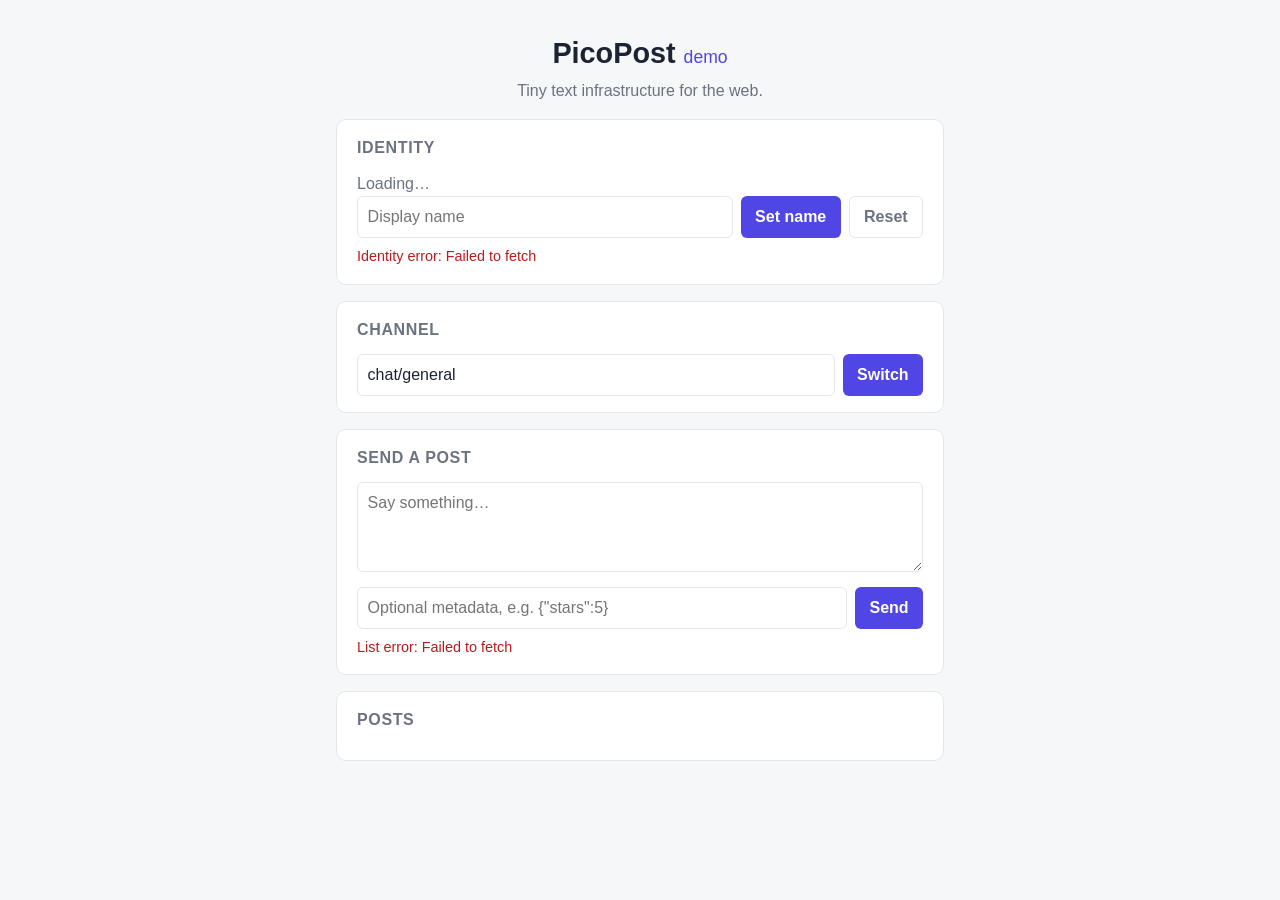
<file: web/demo/index.html>
<!DOCTYPE html>
<html lang="en">
<head>
  <meta charset="utf-8">
  <meta name="viewport" content="width=device-width, initial-scale=1">
  <title>PicoPost demo</title>
  <link rel="stylesheet" href="style.css">
</head>
<body>
  <header>
    <h1>PicoPost <span>demo</span></h1>
    <p class="tagline">Tiny text infrastructure for the web.</p>
  </header>

  <main>
    <section class="card" id="identity-card">
      <h2>Identity</h2>
      <div id="identity-status" class="muted">Loading…</div>
      <form id="name-form" class="row">
        <input id="name-input" type="text" maxlength="32" placeholder="Display name" autocomplete="off">
        <button type="submit">Set name</button>
        <button type="button" id="reset-identity" class="secondary">Reset</button>
      </form>
      <div id="identity-error" class="error" hidden></div>
    </section>

    <section class="card">
      <h2>Channel</h2>
      <form id="channel-form" class="row">
        <input id="channel-input" type="text" value="chat/general" autocomplete="off">
        <button type="submit">Switch</button>
      </form>
    </section>

    <section class="card">
      <h2>Send a post</h2>
      <form id="post-form">
        <textarea id="post-text" rows="3" maxlength="768" placeholder="Say something…"></textarea>
        <div class="row">
          <input id="meta-input" type="text" placeholder='Optional metadata, e.g. {"stars":5}' autocomplete="off">
          <button type="submit">Send</button>
        </div>
      </form>
      <div id="post-error" class="error" hidden></div>
    </section>

    <section class="card">
      <h2>Posts <span id="stream-badge" class="badge" hidden>live</span></h2>
      <ul id="post-list" class="posts"></ul>
    </section>
  </main>

  <script src="../picopost.js"></script>
  <script src="app.js"></script>
</body>
</html>
</file>
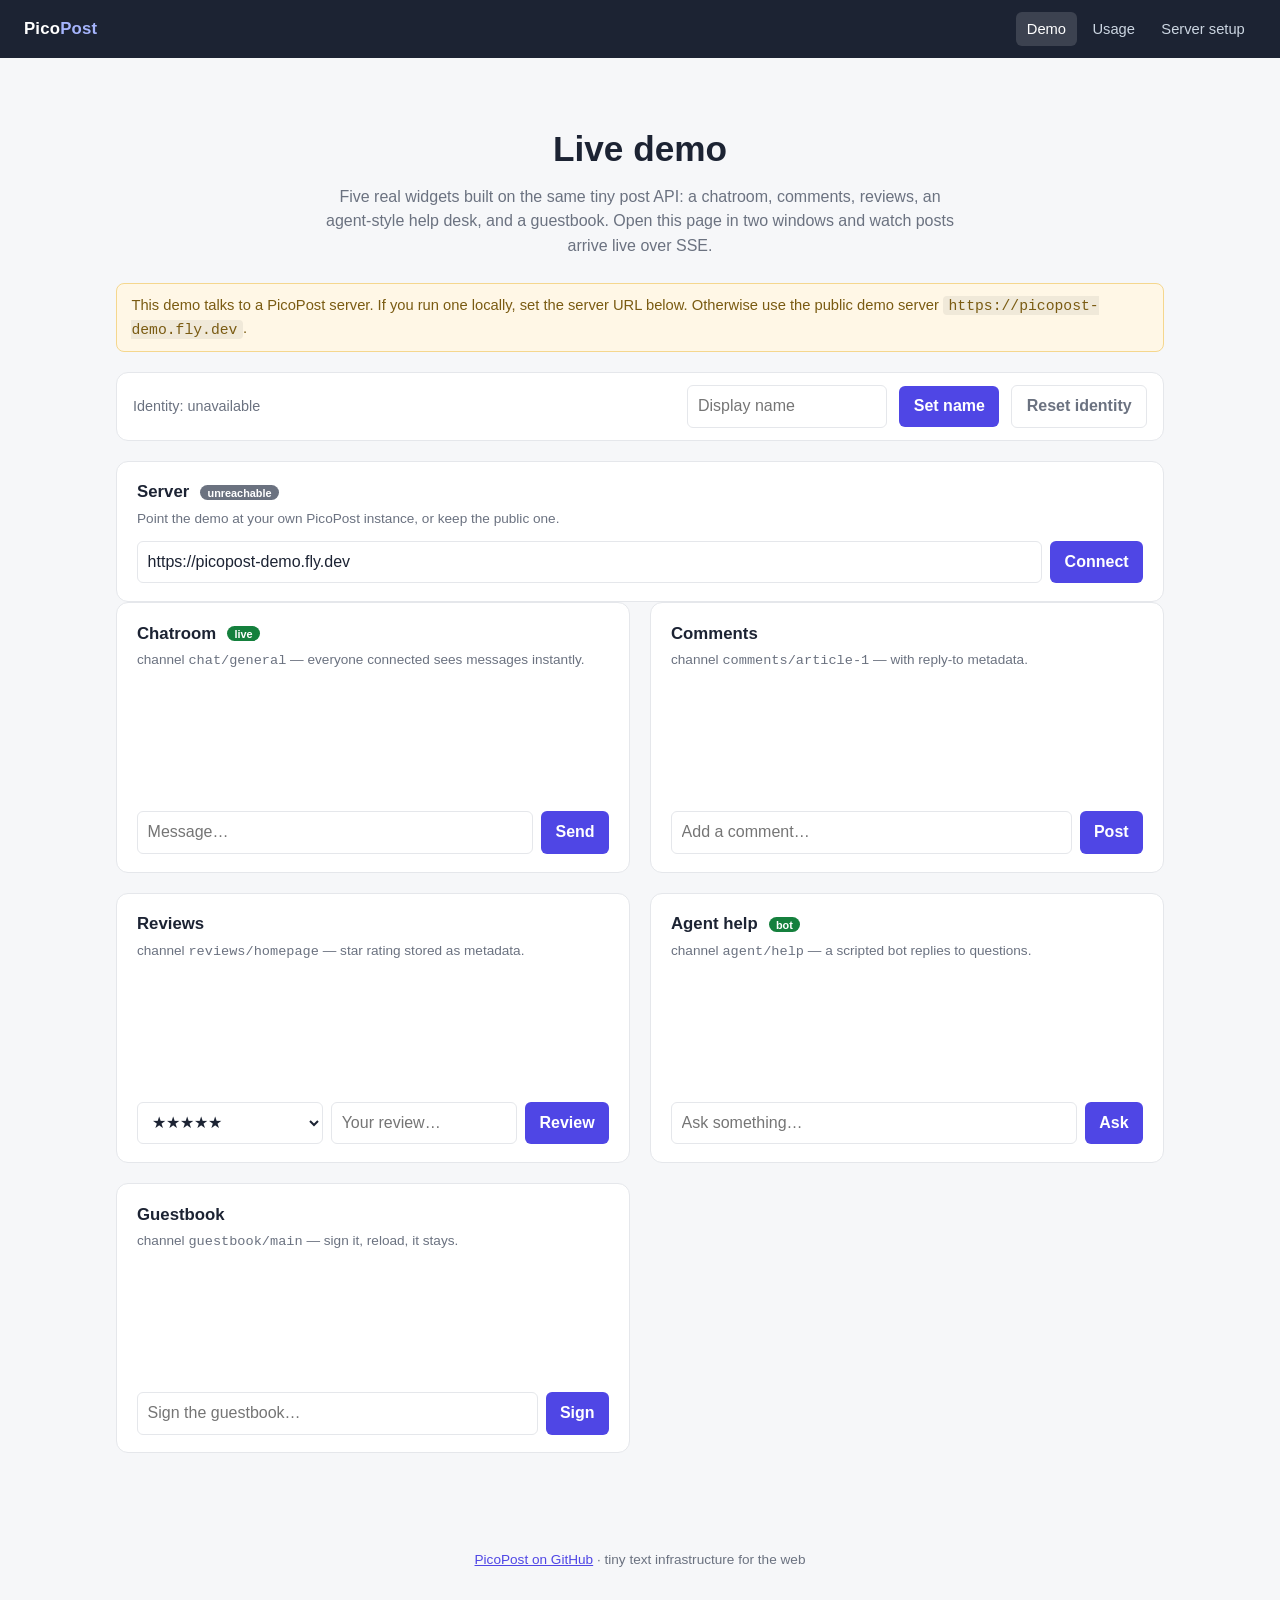
<file: web/site/index.html>
<!DOCTYPE html>
<html lang="en">
<head>
  <meta charset="utf-8">
  <meta name="viewport" content="width=device-width, initial-scale=1">
  <title>PicoPost — Live demo</title>
  <link rel="stylesheet" href="style.css">
</head>
<body>
  <div class="topbar">
    <a class="brand" href="index.html">Pico<span>Post</span></a>
    <nav>
      <a href="index.html" class="active">Demo</a>
      <a href="usage.html">Usage</a>
      <a href="setup.html">Server setup</a>
    </nav>
  </div>

  <main>
    <div class="hero">
      <h1>Live demo</h1>
      <p>Five real widgets built on the same tiny post API: a chatroom, comments, reviews, an agent-style help desk, and a guestbook. Open this page in two windows and watch posts arrive live over SSE.</p>
    </div>

    <div class="banner" id="config-banner">
      This demo talks to a PicoPost server. If you run one locally, set the
      server URL below. Otherwise use the public demo server
      <code>https://picopost-demo.fly.dev</code>.
    </div>

    <div class="identity-bar">
      <span class="who" id="who">Identity: <strong>loading…</strong></span>
      <input id="name-input" type="text" maxlength="32" placeholder="Display name" autocomplete="off">
      <button id="set-name">Set name</button>
      <button id="reset-identity" class="secondary">Reset identity</button>
    </div>

    <div class="card wide">
      <h2>Server <span class="badge" id="conn-badge">connecting</span></h2>
      <p class="sub">Point the demo at your own PicoPost instance, or keep the public one.</p>
      <div class="row">
        <input id="server-input" type="text" value="https://picopost-demo.fly.dev" autocomplete="off" spellcheck="false">
        <button id="server-apply">Connect</button>
      </div>
      <div id="server-error" class="error" hidden></div>
    </div>

    <div class="grid">
      <section class="card">
        <h2>Chatroom <span class="badge">live</span></h2>
        <p class="sub">channel <code>chat/general</code> — everyone connected sees messages instantly.</p>
        <ul class="posts" id="chat-posts"></ul>
        <form class="row" id="chat-form">
          <input type="text" maxlength="768" placeholder="Message…" autocomplete="off">
          <button type="submit">Send</button>
        </form>
        <div class="error" hidden></div>
      </section>

      <section class="card">
        <h2>Comments</h2>
        <p class="sub">channel <code>comments/article-1</code> — with reply-to metadata.</p>
        <ul class="posts" id="comments-posts"></ul>
        <form class="row" id="comments-form">
          <input type="text" maxlength="768" placeholder="Add a comment…" autocomplete="off">
          <button type="submit">Post</button>
        </form>
        <div class="error" hidden></div>
      </section>

      <section class="card">
        <h2>Reviews</h2>
        <p class="sub">channel <code>reviews/homepage</code> — star rating stored as metadata.</p>
        <ul class="posts" id="reviews-posts"></ul>
        <form id="reviews-form">
          <div class="row">
            <select id="reviews-stars" aria-label="Star rating">
              <option value="5">★★★★★</option>
              <option value="4">★★★★</option>
              <option value="3">★★★</option>
              <option value="2">★★</option>
              <option value="1">★</option>
            </select>
            <input type="text" maxlength="768" placeholder="Your review…" autocomplete="off">
            <button type="submit">Review</button>
          </div>
        </form>
        <div class="error" hidden></div>
      </section>

      <section class="card">
        <h2>Agent help <span class="badge">bot</span></h2>
        <p class="sub">channel <code>agent/help</code> — a scripted bot replies to questions.</p>
        <ul class="posts" id="agent-posts"></ul>
        <form class="row" id="agent-form">
          <input type="text" maxlength="768" placeholder="Ask something…" autocomplete="off">
          <button type="submit">Ask</button>
        </form>
        <div class="error" hidden></div>
      </section>

      <section class="card">
        <h2>Guestbook</h2>
        <p class="sub">channel <code>guestbook/main</code> — sign it, reload, it stays.</p>
        <ul class="posts" id="guestbook-posts"></ul>
        <form class="row" id="guestbook-form">
          <input type="text" maxlength="768" placeholder="Sign the guestbook…" autocomplete="off">
          <button type="submit">Sign</button>
        </form>
        <div class="error" hidden></div>
      </section>
    </div>
  </main>

  <footer>
    <a href="https://github.com/matthewsawatzky/PicoPost">PicoPost on GitHub</a> · tiny text infrastructure for the web
  </footer>

  <script src="../picopost.js"></script>
  <script src="demo.js"></script>
</body>
</html>
</file>
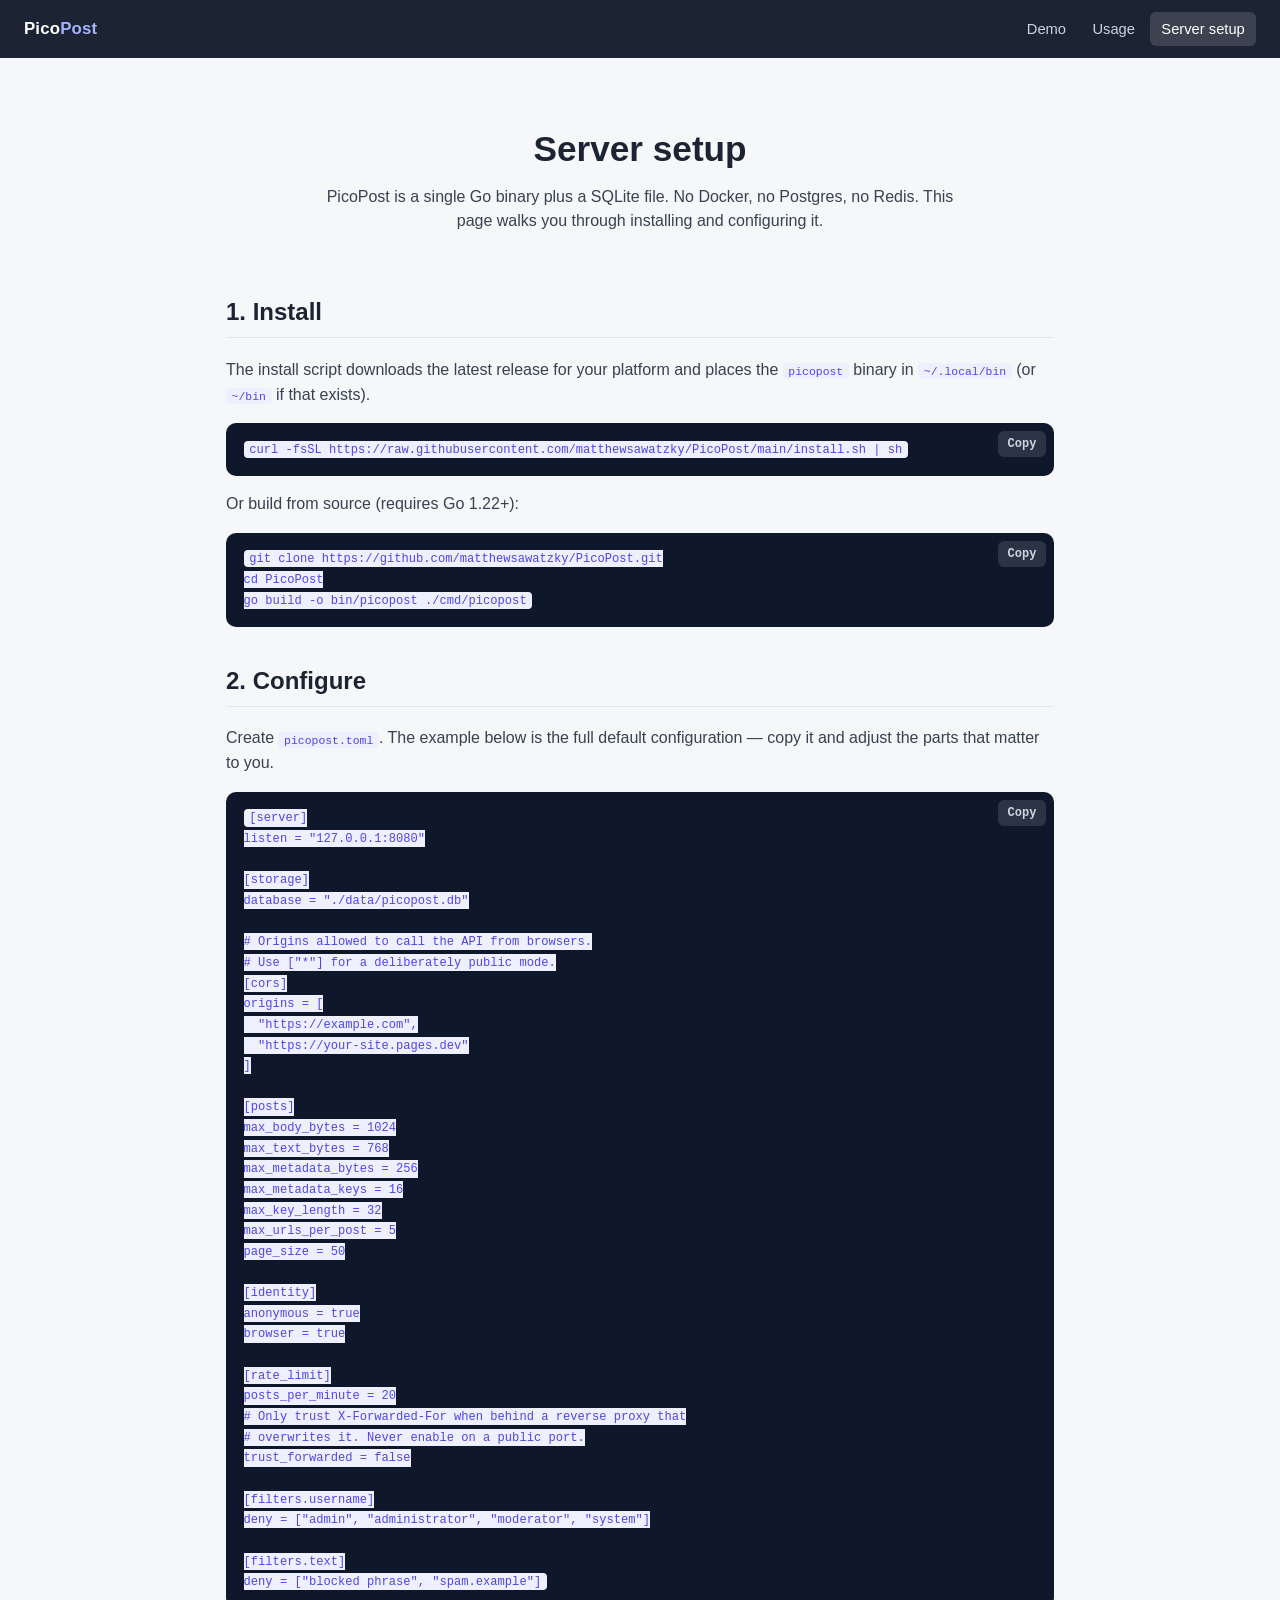
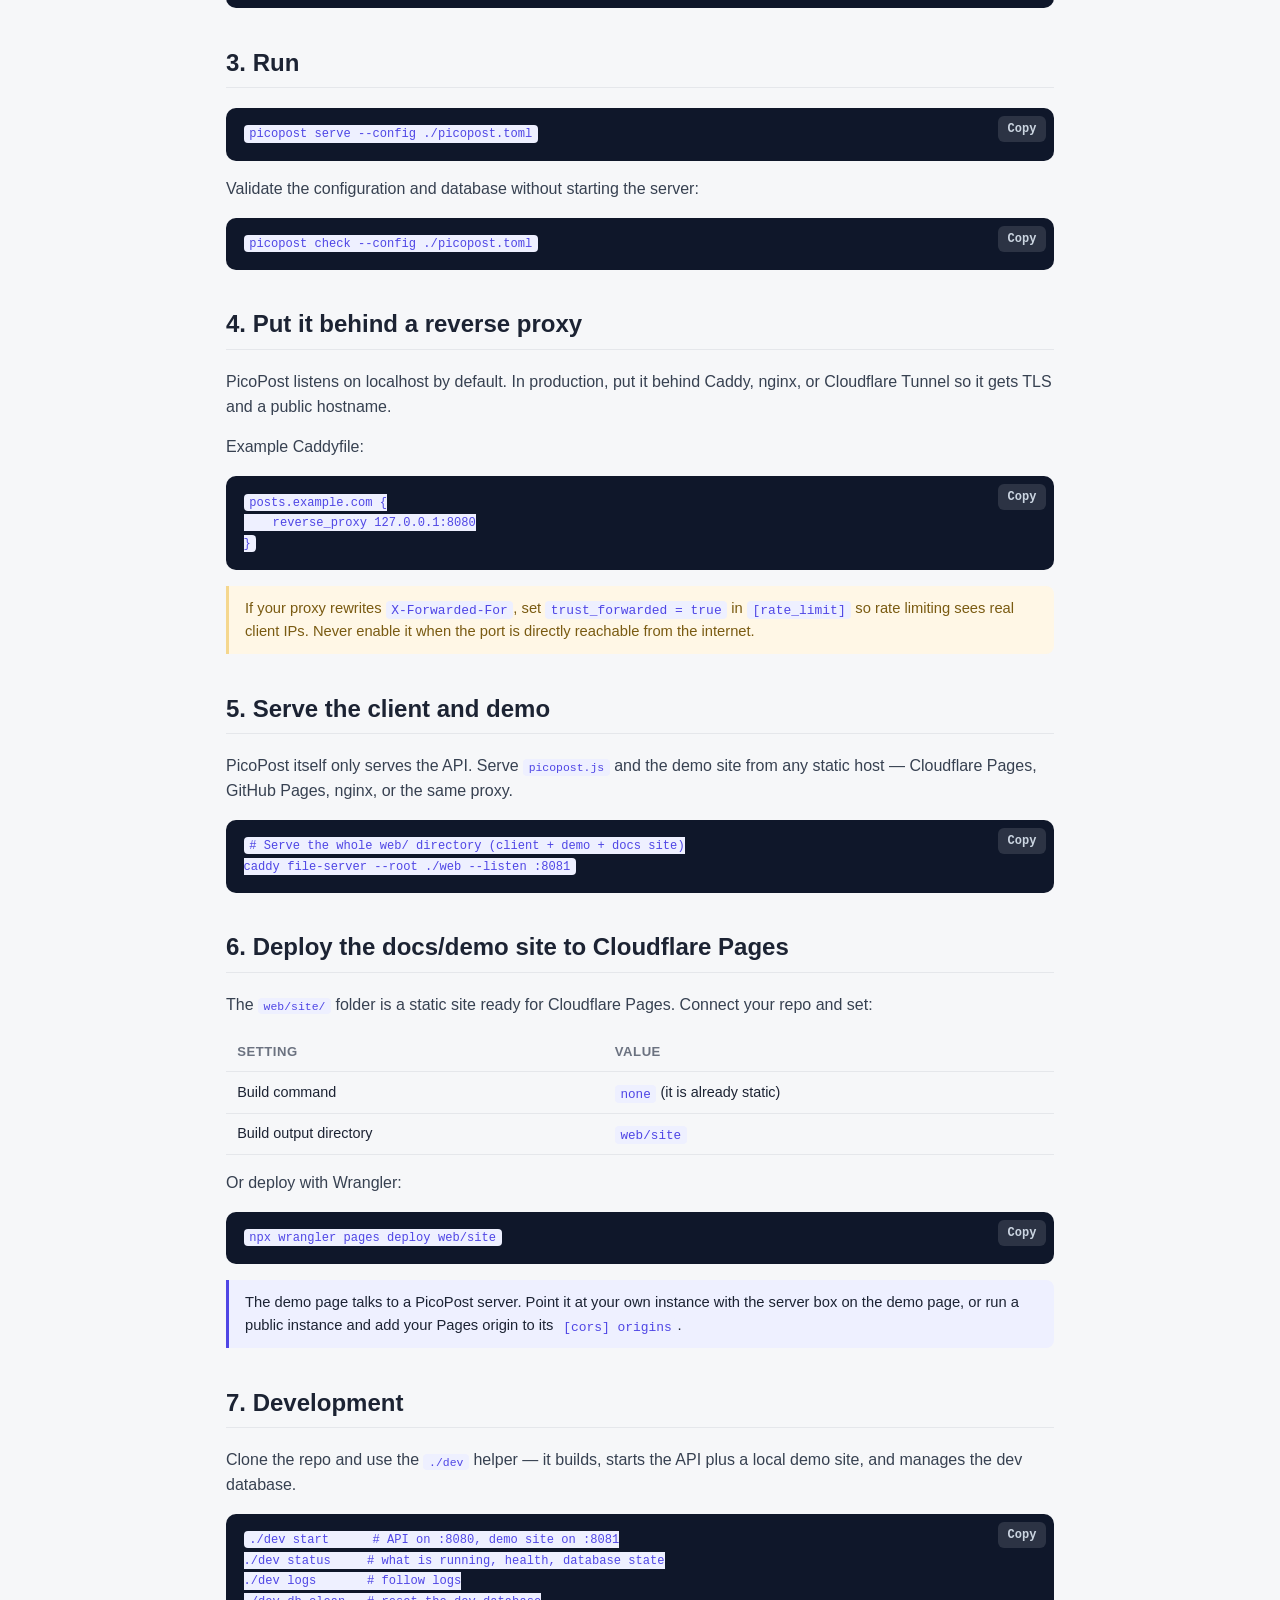
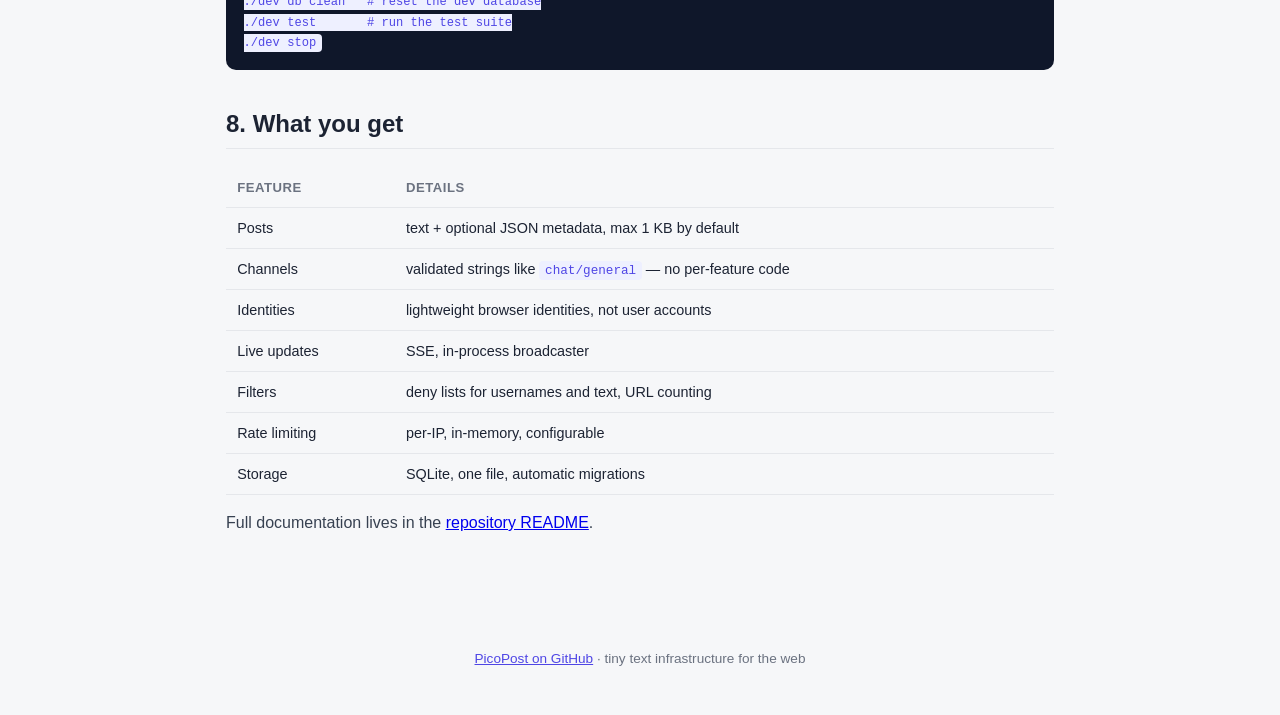
<file: web/site/setup.html>
<!DOCTYPE html>
<html lang="en">
<head>
  <meta charset="utf-8">
  <meta name="viewport" content="width=device-width, initial-scale=1">
  <title>PicoPost — Server setup</title>
  <link rel="stylesheet" href="style.css">
</head>
<body>
  <div class="topbar">
    <a class="brand" href="index.html">Pico<span>Post</span></a>
    <nav>
      <a href="index.html">Demo</a>
      <a href="usage.html">Usage</a>
      <a href="setup.html" class="active">Server setup</a>
    </nav>
  </div>

  <main class="docs">
    <div class="hero">
      <h1>Server setup</h1>
      <p>PicoPost is a single Go binary plus a SQLite file. No Docker, no Postgres, no Redis. This page walks you through installing and configuring it.</p>
    </div>

    <h2>1. Install</h2>
    <p>The install script downloads the latest release for your platform and places the <code>picopost</code> binary in <code>~/.local/bin</code> (or <code>~/bin</code> if that exists).</p>
    <pre><button class="copy-btn" data-copy="snippet-install">Copy</button><code id="snippet-install">curl -fsSL https://raw.githubusercontent.com/matthewsawatzky/PicoPost/main/install.sh | sh</code></pre>
    <p>Or build from source (requires Go 1.22+):</p>
    <pre><button class="copy-btn" data-copy="snippet-build">Copy</button><code id="snippet-build">git clone https://github.com/matthewsawatzky/PicoPost.git
cd PicoPost
go build -o bin/picopost ./cmd/picopost</code></pre>

    <h2>2. Configure</h2>
    <p>Create <code>picopost.toml</code>. The example below is the full default configuration — copy it and adjust the parts that matter to you.</p>
    <pre><button class="copy-btn" data-copy="snippet-config">Copy</button><code id="snippet-config">[server]
listen = "127.0.0.1:8080"

[storage]
database = "./data/picopost.db"

# Origins allowed to call the API from browsers.
# Use ["*"] for a deliberately public mode.
[cors]
origins = [
  "https://example.com",
  "https://your-site.pages.dev"
]

[posts]
max_body_bytes = 1024
max_text_bytes = 768
max_metadata_bytes = 256
max_metadata_keys = 16
max_key_length = 32
max_urls_per_post = 5
page_size = 50

[identity]
anonymous = true
browser = true

[rate_limit]
posts_per_minute = 20
# Only trust X-Forwarded-For when behind a reverse proxy that
# overwrites it. Never enable on a public port.
trust_forwarded = false

[filters.username]
deny = ["admin", "administrator", "moderator", "system"]

[filters.text]
deny = ["blocked phrase", "spam.example"]</code></pre>

    <h2>3. Run</h2>
    <pre><button class="copy-btn" data-copy="snippet-run">Copy</button><code id="snippet-run">picopost serve --config ./picopost.toml</code></pre>
    <p>Validate the configuration and database without starting the server:</p>
    <pre><button class="copy-btn" data-copy="snippet-check">Copy</button><code id="snippet-check">picopost check --config ./picopost.toml</code></pre>

    <h2>4. Put it behind a reverse proxy</h2>
    <p>PicoPost listens on localhost by default. In production, put it behind Caddy, nginx, or Cloudflare Tunnel so it gets TLS and a public hostname.</p>
    <p>Example Caddyfile:</p>
    <pre><button class="copy-btn" data-copy="snippet-caddy">Copy</button><code id="snippet-caddy">posts.example.com {
    reverse_proxy 127.0.0.1:8080
}</code></pre>
    <div class="callout warn">
      If your proxy rewrites <code>X-Forwarded-For</code>, set
      <code>trust_forwarded = true</code> in <code>[rate_limit]</code> so
      rate limiting sees real client IPs. Never enable it when the port is
      directly reachable from the internet.
    </div>

    <h2>5. Serve the client and demo</h2>
    <p>PicoPost itself only serves the API. Serve <code>picopost.js</code> and the demo site from any static host — Cloudflare Pages, GitHub Pages, nginx, or the same proxy.</p>
    <pre><button class="copy-btn" data-copy="snippet-serve">Copy</button><code id="snippet-serve"># Serve the whole web/ directory (client + demo + docs site)
caddy file-server --root ./web --listen :8081</code></pre>

    <h2>6. Deploy the docs/demo site to Cloudflare Pages</h2>
    <p>The <code>web/site/</code> folder is a static site ready for Cloudflare Pages. Connect your repo and set:</p>
    <table>
      <tr><th>Setting</th><th>Value</th></tr>
      <tr><td>Build command</td><td><code>none</code> (it is already static)</td></tr>
      <tr><td>Build output directory</td><td><code>web/site</code></td></tr>
    </table>
    <p>Or deploy with Wrangler:</p>
    <pre><button class="copy-btn" data-copy="snippet-wrangler">Copy</button><code id="snippet-wrangler">npx wrangler pages deploy web/site</code></pre>
    <div class="callout">
      The demo page talks to a PicoPost server. Point it at your own
      instance with the server box on the demo page, or run a public
      instance and add your Pages origin to its <code>[cors] origins</code>.
    </div>

    <h2>7. Development</h2>
    <p>Clone the repo and use the <code>./dev</code> helper — it builds, starts the API plus a local demo site, and manages the dev database.</p>
    <pre><button class="copy-btn" data-copy="snippet-dev">Copy</button><code id="snippet-dev">./dev start      # API on :8080, demo site on :8081
./dev status     # what is running, health, database state
./dev logs       # follow logs
./dev db clean   # reset the dev database
./dev test       # run the test suite
./dev stop</code></pre>

    <h2>8. What you get</h2>
    <table>
      <tr><th>Feature</th><th>Details</th></tr>
      <tr><td>Posts</td><td>text + optional JSON metadata, max 1 KB by default</td></tr>
      <tr><td>Channels</td><td>validated strings like <code>chat/general</code> — no per-feature code</td></tr>
      <tr><td>Identities</td><td>lightweight browser identities, not user accounts</td></tr>
      <tr><td>Live updates</td><td>SSE, in-process broadcaster</td></tr>
      <tr><td>Filters</td><td>deny lists for usernames and text, URL counting</td></tr>
      <tr><td>Rate limiting</td><td>per-IP, in-memory, configurable</td></tr>
      <tr><td>Storage</td><td>SQLite, one file, automatic migrations</td></tr>
    </table>

    <p>Full documentation lives in the <a href="https://github.com/matthewsawatzky/PicoPost">repository README</a>.</p>
  </main>

  <footer>
    <a href="https://github.com/matthewsawatzky/PicoPost">PicoPost on GitHub</a> · tiny text infrastructure for the web
  </footer>

  <script>
    document.querySelectorAll(".copy-btn").forEach(function (btn) {
      btn.addEventListener("click", function () {
        var code = document.getElementById(btn.dataset.copy);
        navigator.clipboard.writeText(code.textContent).then(function () {
          btn.textContent = "Copied";
          setTimeout(function () { btn.textContent = "Copy"; }, 1500);
        });
      });
    });
  </script>
</body>
</html>
</file>
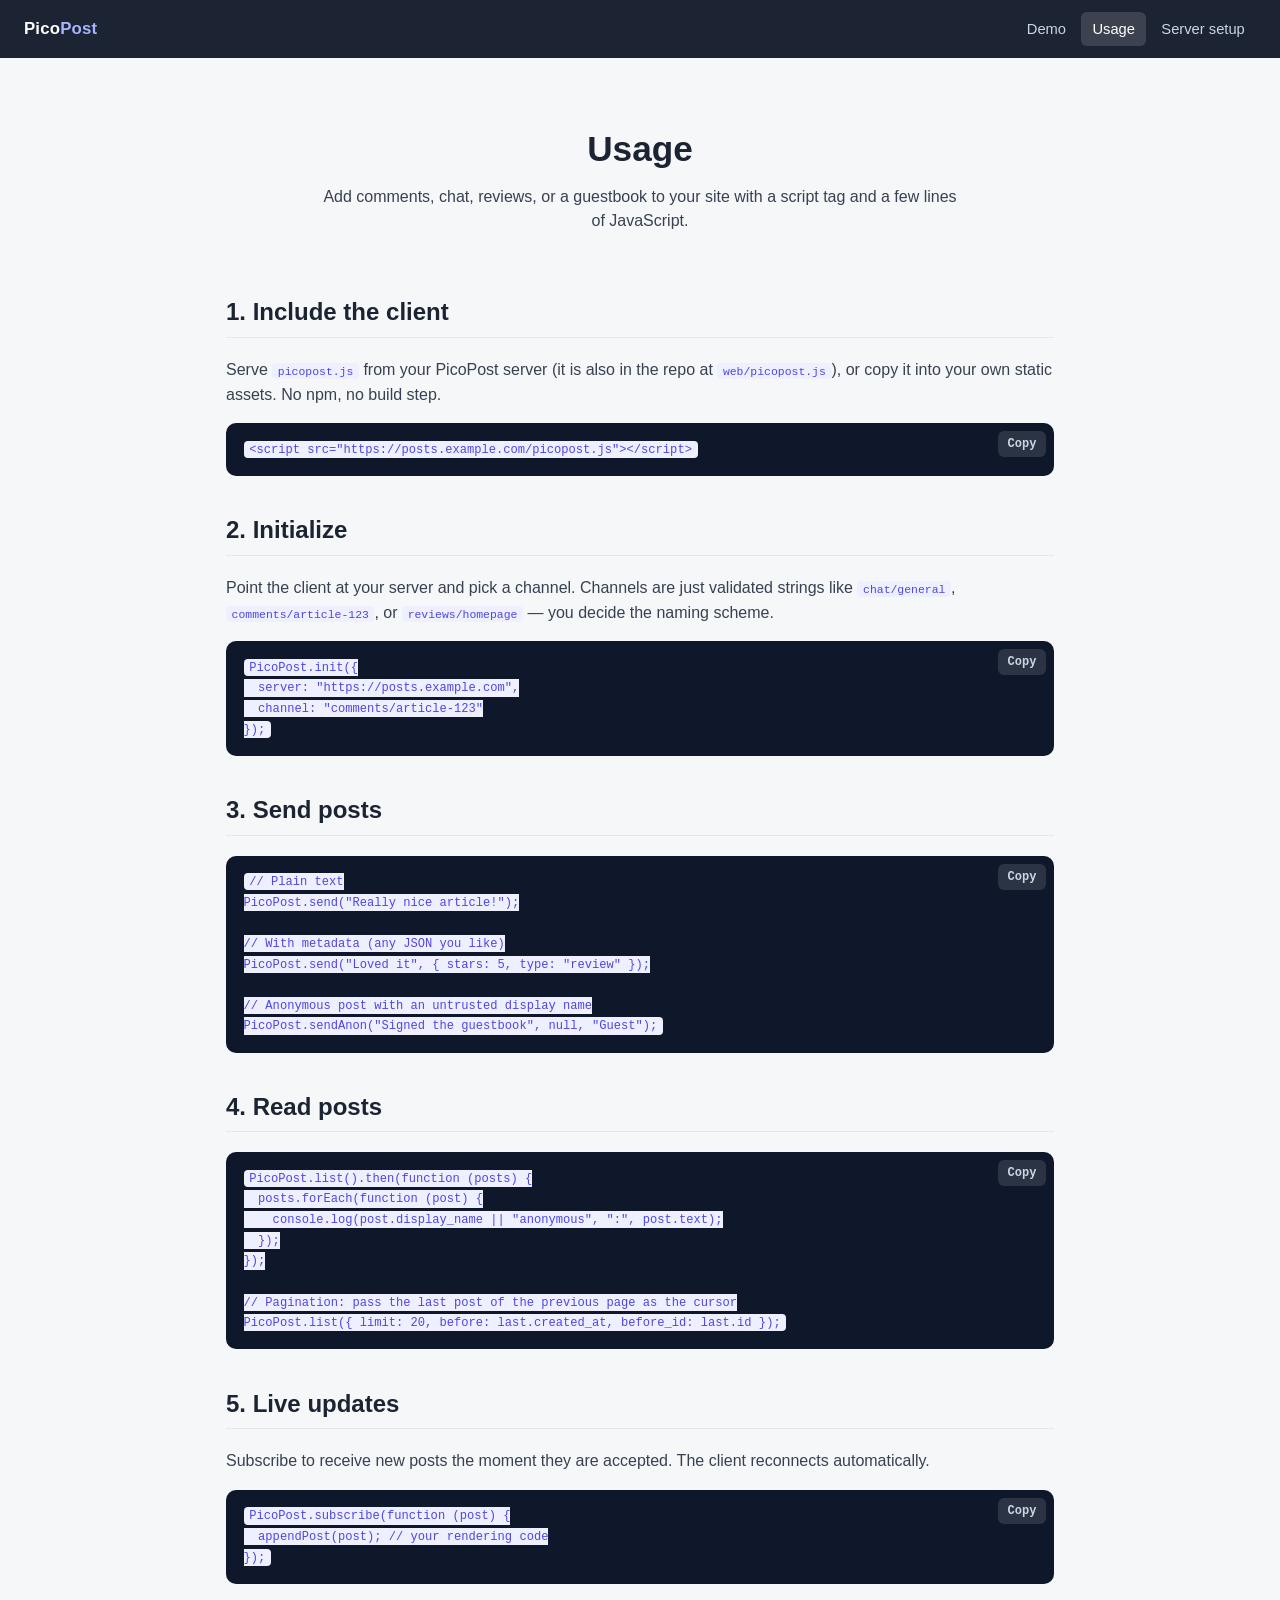
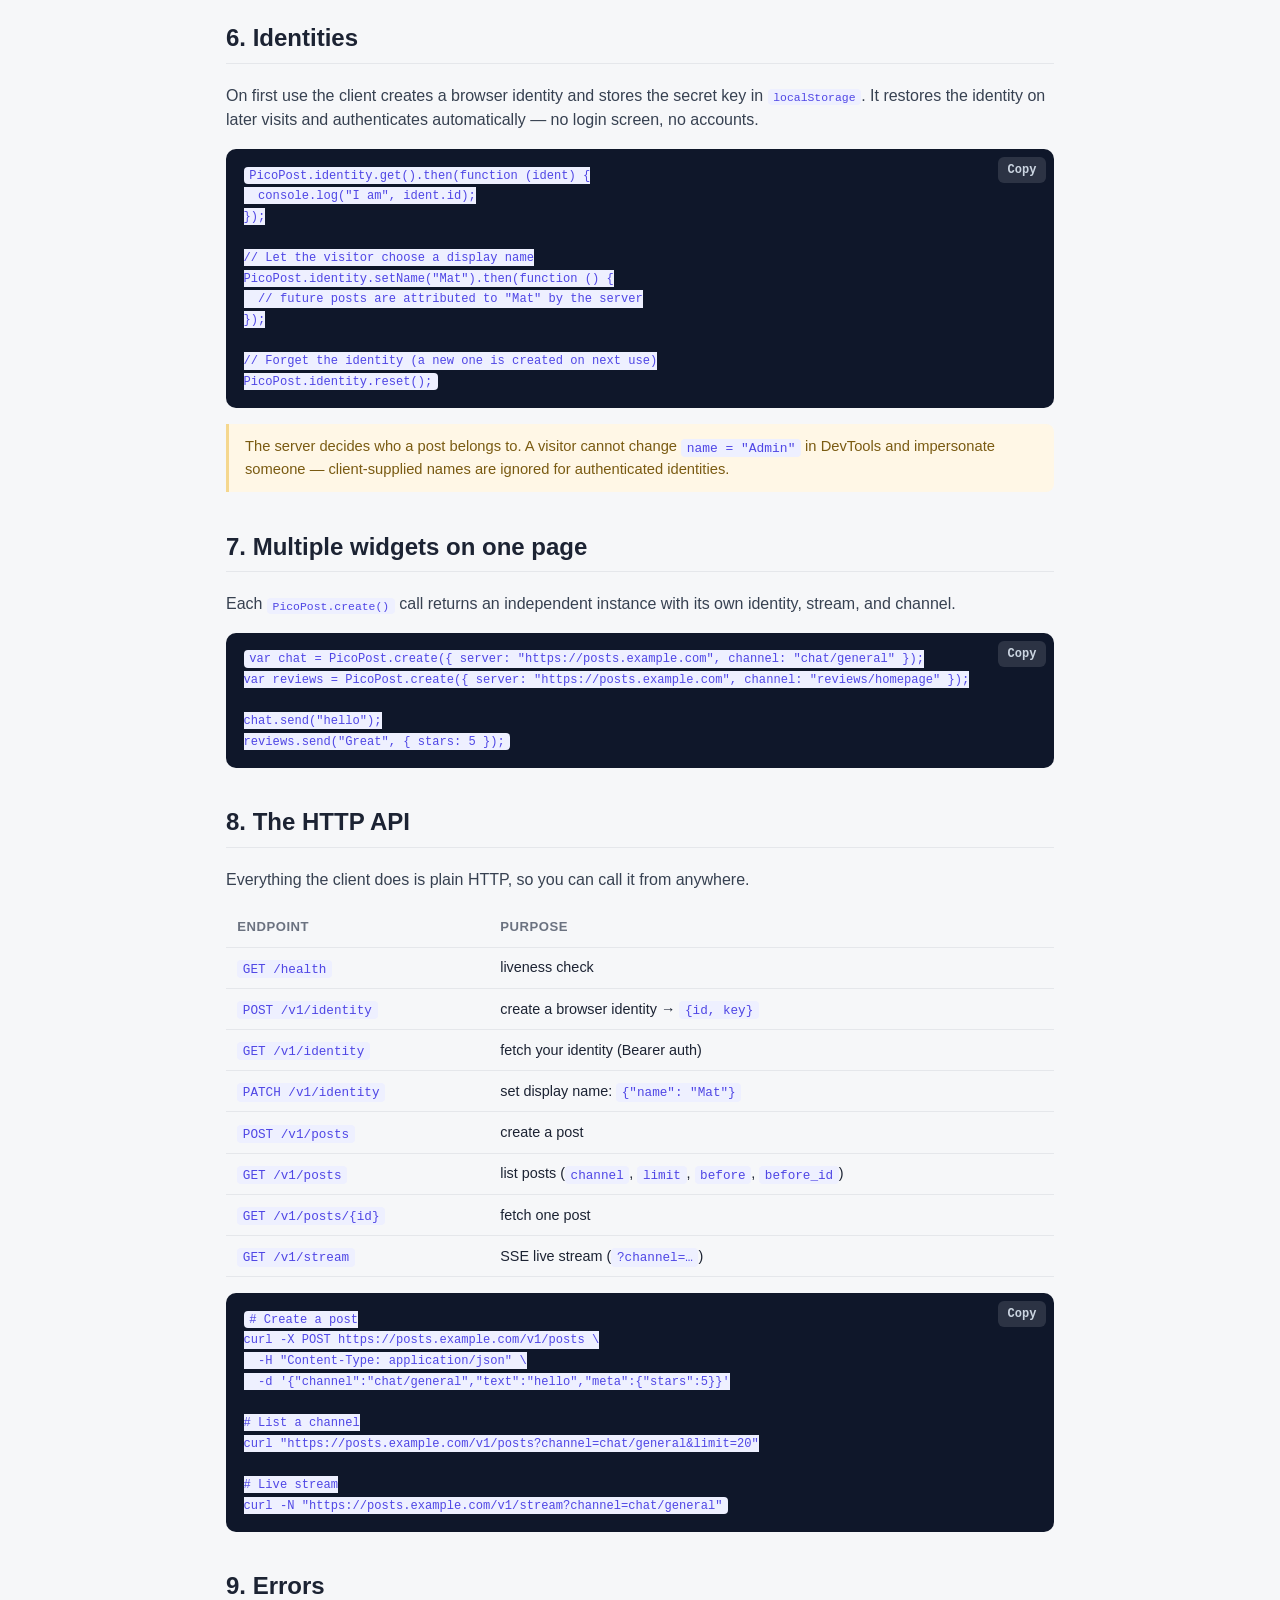
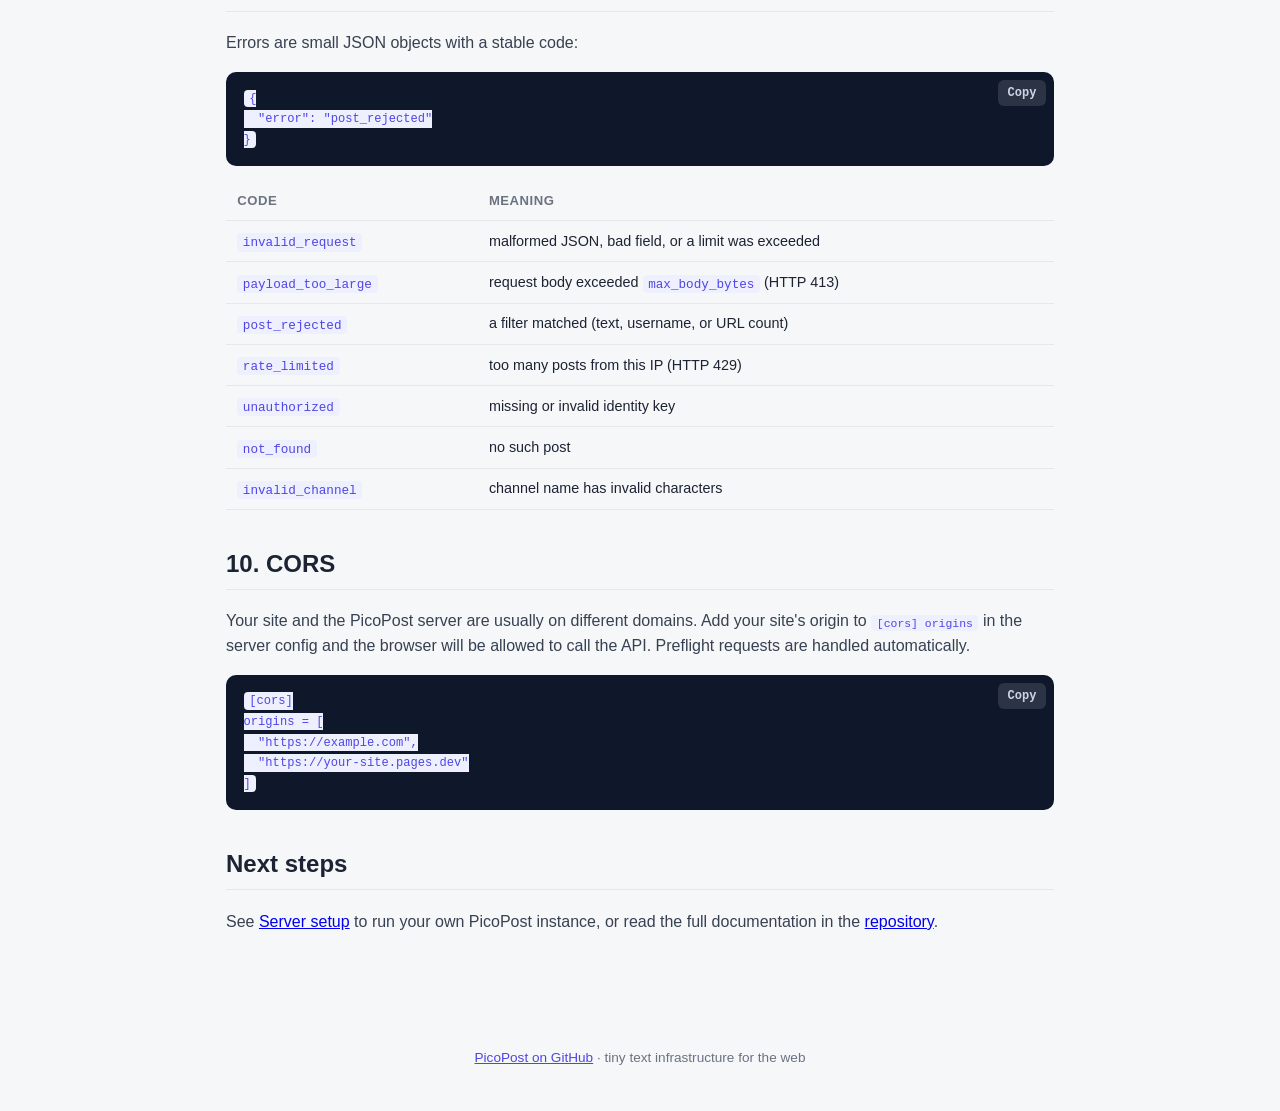
<file: web/site/usage.html>
<!DOCTYPE html>
<html lang="en">
<head>
  <meta charset="utf-8">
  <meta name="viewport" content="width=device-width, initial-scale=1">
  <title>PicoPost — Usage</title>
  <link rel="stylesheet" href="style.css">
</head>
<body>
  <div class="topbar">
    <a class="brand" href="index.html">Pico<span>Post</span></a>
    <nav>
      <a href="index.html">Demo</a>
      <a href="usage.html" class="active">Usage</a>
      <a href="setup.html">Server setup</a>
    </nav>
  </div>

  <main class="docs">
    <div class="hero">
      <h1>Usage</h1>
      <p>Add comments, chat, reviews, or a guestbook to your site with a script tag and a few lines of JavaScript.</p>
    </div>

    <h2>1. Include the client</h2>
    <p>Serve <code>picopost.js</code> from your PicoPost server (it is also in the repo at <code>web/picopost.js</code>), or copy it into your own static assets. No npm, no build step.</p>
    <pre><button class="copy-btn" data-copy="snippet-include">Copy</button><code id="snippet-include">&lt;script src="https://posts.example.com/picopost.js"&gt;&lt;/script&gt;</code></pre>

    <h2>2. Initialize</h2>
    <p>Point the client at your server and pick a channel. Channels are just validated strings like <code>chat/general</code>, <code>comments/article-123</code>, or <code>reviews/homepage</code> — you decide the naming scheme.</p>
    <pre><button class="copy-btn" data-copy="snippet-init">Copy</button><code id="snippet-init">PicoPost.init({
  server: "https://posts.example.com",
  channel: "comments/article-123"
});</code></pre>

    <h2>3. Send posts</h2>
    <pre><button class="copy-btn" data-copy="snippet-send">Copy</button><code id="snippet-send">// Plain text
PicoPost.send("Really nice article!");

// With metadata (any JSON you like)
PicoPost.send("Loved it", { stars: 5, type: "review" });

// Anonymous post with an untrusted display name
PicoPost.sendAnon("Signed the guestbook", null, "Guest");</code></pre>

    <h2>4. Read posts</h2>
    <pre><button class="copy-btn" data-copy="snippet-list">Copy</button><code id="snippet-list">PicoPost.list().then(function (posts) {
  posts.forEach(function (post) {
    console.log(post.display_name || "anonymous", ":", post.text);
  });
});

// Pagination: pass the last post of the previous page as the cursor
PicoPost.list({ limit: 20, before: last.created_at, before_id: last.id });</code></pre>

    <h2>5. Live updates</h2>
    <p>Subscribe to receive new posts the moment they are accepted. The client reconnects automatically.</p>
    <pre><button class="copy-btn" data-copy="snippet-sub">Copy</button><code id="snippet-sub">PicoPost.subscribe(function (post) {
  appendPost(post); // your rendering code
});</code></pre>

    <h2>6. Identities</h2>
    <p>On first use the client creates a browser identity and stores the secret key in <code>localStorage</code>. It restores the identity on later visits and authenticates automatically — no login screen, no accounts.</p>
    <pre><button class="copy-btn" data-copy="snippet-ident">Copy</button><code id="snippet-ident">PicoPost.identity.get().then(function (ident) {
  console.log("I am", ident.id);
});

// Let the visitor choose a display name
PicoPost.identity.setName("Mat").then(function () {
  // future posts are attributed to "Mat" by the server
});

// Forget the identity (a new one is created on next use)
PicoPost.identity.reset();</code></pre>
    <div class="callout warn">
      The server decides who a post belongs to. A visitor cannot change
      <code>name = "Admin"</code> in DevTools and impersonate someone —
      client-supplied names are ignored for authenticated identities.
    </div>

    <h2>7. Multiple widgets on one page</h2>
    <p>Each <code>PicoPost.create()</code> call returns an independent instance with its own identity, stream, and channel.</p>
    <pre><button class="copy-btn" data-copy="snippet-multi">Copy</button><code id="snippet-multi">var chat = PicoPost.create({ server: "https://posts.example.com", channel: "chat/general" });
var reviews = PicoPost.create({ server: "https://posts.example.com", channel: "reviews/homepage" });

chat.send("hello");
reviews.send("Great", { stars: 5 });</code></pre>

    <h2>8. The HTTP API</h2>
    <p>Everything the client does is plain HTTP, so you can call it from anywhere.</p>
    <table>
      <tr><th>Endpoint</th><th>Purpose</th></tr>
      <tr><td><code>GET /health</code></td><td>liveness check</td></tr>
      <tr><td><code>POST /v1/identity</code></td><td>create a browser identity → <code>{id, key}</code></td></tr>
      <tr><td><code>GET /v1/identity</code></td><td>fetch your identity (Bearer auth)</td></tr>
      <tr><td><code>PATCH /v1/identity</code></td><td>set display name: <code>{"name": "Mat"}</code></td></tr>
      <tr><td><code>POST /v1/posts</code></td><td>create a post</td></tr>
      <tr><td><code>GET /v1/posts</code></td><td>list posts (<code>channel</code>, <code>limit</code>, <code>before</code>, <code>before_id</code>)</td></tr>
      <tr><td><code>GET /v1/posts/{id}</code></td><td>fetch one post</td></tr>
      <tr><td><code>GET /v1/stream</code></td><td>SSE live stream (<code>?channel=…</code>)</td></tr>
    </table>
    <pre><button class="copy-btn" data-copy="snippet-curl">Copy</button><code id="snippet-curl"># Create a post
curl -X POST https://posts.example.com/v1/posts \
  -H "Content-Type: application/json" \
  -d '{"channel":"chat/general","text":"hello","meta":{"stars":5}}'

# List a channel
curl "https://posts.example.com/v1/posts?channel=chat/general&limit=20"

# Live stream
curl -N "https://posts.example.com/v1/stream?channel=chat/general"</code></pre>

    <h2>9. Errors</h2>
    <p>Errors are small JSON objects with a stable code:</p>
    <pre><button class="copy-btn" data-copy="snippet-err">Copy</button><code id="snippet-err">{
  "error": "post_rejected"
}</code></pre>
    <table>
      <tr><th>Code</th><th>Meaning</th></tr>
      <tr><td><code>invalid_request</code></td><td>malformed JSON, bad field, or a limit was exceeded</td></tr>
      <tr><td><code>payload_too_large</code></td><td>request body exceeded <code>max_body_bytes</code> (HTTP 413)</td></tr>
      <tr><td><code>post_rejected</code></td><td>a filter matched (text, username, or URL count)</td></tr>
      <tr><td><code>rate_limited</code></td><td>too many posts from this IP (HTTP 429)</td></tr>
      <tr><td><code>unauthorized</code></td><td>missing or invalid identity key</td></tr>
      <tr><td><code>not_found</code></td><td>no such post</td></tr>
      <tr><td><code>invalid_channel</code></td><td>channel name has invalid characters</td></tr>
    </table>

    <h2>10. CORS</h2>
    <p>Your site and the PicoPost server are usually on different domains. Add your site's origin to <code>[cors] origins</code> in the server config and the browser will be allowed to call the API. Preflight requests are handled automatically.</p>
    <pre><button class="copy-btn" data-copy="snippet-cors">Copy</button><code id="snippet-cors">[cors]
origins = [
  "https://example.com",
  "https://your-site.pages.dev"
]</code></pre>

    <h2>Next steps</h2>
    <p>See <a href="setup.html">Server setup</a> to run your own PicoPost instance, or read the full documentation in the <a href="https://github.com/matthewsawatzky/PicoPost">repository</a>.</p>
  </main>

  <footer>
    <a href="https://github.com/matthewsawatzky/PicoPost">PicoPost on GitHub</a> · tiny text infrastructure for the web
  </footer>

  <script>
    document.querySelectorAll(".copy-btn").forEach(function (btn) {
      btn.addEventListener("click", function () {
        var code = document.getElementById(btn.dataset.copy);
        navigator.clipboard.writeText(code.textContent).then(function () {
          btn.textContent = "Copied";
          setTimeout(function () { btn.textContent = "Copy"; }, 1500);
        });
      });
    });
  </script>
</body>
</html>
</file>
<file: web/demo/style.css>
:root {
  --bg: #f6f7f9;
  --card: #ffffff;
  --ink: #1c2333;
  --muted: #6b7280;
  --accent: #4f46e5;
  --accent-ink: #ffffff;
  --border: #e5e7eb;
  --error: #b91c1c;
  --ok: #15803d;
}

* { box-sizing: border-box; }

body {
  margin: 0;
  font-family: -apple-system, BlinkMacSystemFont, "Segoe UI", Roboto, sans-serif;
  background: var(--bg);
  color: var(--ink);
  line-height: 1.5;
}

header {
  padding: 2rem 1.5rem 1rem;
  text-align: center;
}

header h1 { margin: 0; font-size: 1.8rem; }
header h1 span {
  color: var(--accent);
  font-weight: 400;
  font-size: 1.1rem;
}
.tagline { color: var(--muted); margin: 0.25rem 0 0; }

main {
  max-width: 640px;
  margin: 0 auto;
  padding: 0 1rem 3rem;
  display: grid;
  gap: 1rem;
}

.card {
  background: var(--card);
  border: 1px solid var(--border);
  border-radius: 10px;
  padding: 1rem 1.25rem;
}

.card h2 {
  margin: 0 0 0.75rem;
  font-size: 1rem;
  text-transform: uppercase;
  letter-spacing: 0.04em;
  color: var(--muted);
}

.row { display: flex; gap: 0.5rem; }
.row > * { flex: 1; }
.row button { flex: 0 0 auto; }

input, textarea {
  font: inherit;
  padding: 0.5rem 0.6rem;
  border: 1px solid var(--border);
  border-radius: 6px;
  background: #fff;
  color: var(--ink);
}

input:focus, textarea:focus {
  outline: 2px solid var(--accent);
  outline-offset: -1px;
}

textarea { width: 100%; resize: vertical; margin-bottom: 0.5rem; }

button {
  font: inherit;
  font-weight: 600;
  padding: 0.5rem 0.9rem;
  border: none;
  border-radius: 6px;
  background: var(--accent);
  color: var(--accent-ink);
  cursor: pointer;
}

button.secondary {
  background: transparent;
  color: var(--muted);
  border: 1px solid var(--border);
}

button:hover { filter: brightness(1.05); }

.muted { color: var(--muted); }
.error { color: var(--error); margin-top: 0.5rem; font-size: 0.9rem; }
.badge {
  background: var(--ok);
  color: #fff;
  font-size: 0.7rem;
  padding: 0.1rem 0.45rem;
  border-radius: 999px;
  vertical-align: middle;
}

.posts { list-style: none; margin: 0; padding: 0; }

.posts li {
  padding: 0.6rem 0;
  border-bottom: 1px solid var(--border);
}

.posts li:last-child { border-bottom: none; }

.post-head {
  display: flex;
  justify-content: space-between;
  gap: 0.5rem;
  font-size: 0.85rem;
  color: var(--muted);
}

.post-name { font-weight: 600; color: var(--ink); }
.post-meta { color: var(--muted); font-size: 0.8rem; }
.post-text { margin: 0.2rem 0 0; white-space: pre-wrap; word-break: break-word; }
</file>
<file: web/site/style.css>
:root {
  --bg: #f6f7f9;
  --card: #ffffff;
  --ink: #1c2333;
  --muted: #6b7280;
  --accent: #4f46e5;
  --accent-soft: #eef0ff;
  --accent-ink: #ffffff;
  --border: #e5e7eb;
  --error: #b91c1c;
  --ok: #15803d;
  --warn-bg: #fff7e6;
  --warn-border: #f5d78e;
  --warn-ink: #7a5b12;
  --code-bg: #0f172a;
  --code-ink: #e2e8f0;
}

* { box-sizing: border-box; }

html { scroll-behavior: smooth; }

body {
  margin: 0;
  font-family: -apple-system, BlinkMacSystemFont, "Segoe UI", Roboto, sans-serif;
  background: var(--bg);
  color: var(--ink);
  line-height: 1.55;
}

/* --- top bar --- */

.topbar {
  background: var(--ink);
  color: #fff;
  padding: 0.75rem 1.5rem;
  display: flex;
  align-items: center;
  gap: 1.5rem;
  flex-wrap: wrap;
}

.topbar .brand {
  font-weight: 700;
  font-size: 1.05rem;
  color: #fff;
  text-decoration: none;
  letter-spacing: 0.01em;
}

.topbar .brand span { color: #a5b4fc; }

.topbar nav { display: flex; gap: 0.25rem; margin-left: auto; }

.topbar nav a {
  color: #cbd5e1;
  text-decoration: none;
  padding: 0.35rem 0.7rem;
  border-radius: 6px;
  font-size: 0.92rem;
}

.topbar nav a:hover { color: #fff; background: rgba(255, 255, 255, 0.08); }
.topbar nav a.active { color: #fff; background: rgba(255, 255, 255, 0.14); }

/* --- layout --- */

main { max-width: 1080px; margin: 0 auto; padding: 1.5rem 1rem 4rem; }

.hero { text-align: center; padding: 2.5rem 1rem 1.5rem; }

.hero h1 { margin: 0 0 0.5rem; font-size: 2.2rem; }

.hero p { color: var(--muted); margin: 0 auto; max-width: 640px; }

.banner {
  background: var(--warn-bg);
  border: 1px solid var(--warn-border);
  color: var(--warn-ink);
  border-radius: 8px;
  padding: 0.6rem 0.9rem;
  margin-bottom: 1.25rem;
  font-size: 0.92rem;
}

.banner code { background: rgba(0, 0, 0, 0.06); padding: 0.1rem 0.35rem; border-radius: 4px; }

.grid { display: grid; grid-template-columns: repeat(auto-fit, minmax(340px, 1fr)); gap: 1.25rem; }

.card {
  background: var(--card);
  border: 1px solid var(--border);
  border-radius: 12px;
  padding: 1.1rem 1.25rem;
  display: flex;
  flex-direction: column;
  min-width: 0;
}

.card.wide { grid-column: 1 / -1; }

.card h2 {
  margin: 0 0 0.15rem;
  font-size: 1.05rem;
}

.card .sub { color: var(--muted); font-size: 0.85rem; margin: 0 0 0.75rem; }

.badge {
  background: var(--ok);
  color: #fff;
  font-size: 0.68rem;
  padding: 0.1rem 0.45rem;
  border-radius: 999px;
  vertical-align: middle;
  margin-left: 0.4rem;
}

.badge.off { background: var(--muted); }

/* --- forms --- */

input, textarea, select {
  font: inherit;
  padding: 0.5rem 0.6rem;
  border: 1px solid var(--border);
  border-radius: 6px;
  background: #fff;
  color: var(--ink);
  width: 100%;
}

input:focus, textarea:focus, select:focus {
  outline: 2px solid var(--accent);
  outline-offset: -1px;
}

textarea { resize: vertical; }

button {
  font: inherit;
  font-weight: 600;
  padding: 0.5rem 0.9rem;
  border: none;
  border-radius: 6px;
  background: var(--accent);
  color: var(--accent-ink);
  cursor: pointer;
  white-space: nowrap;
}

button:hover { filter: brightness(1.06); }

button.secondary {
  background: transparent;
  color: var(--muted);
  border: 1px solid var(--border);
}

button:disabled { opacity: 0.55; cursor: default; }

.row { display: flex; gap: 0.5rem; }
.row > * { flex: 1; }
.row button { flex: 0 0 auto; }

.muted { color: var(--muted); }
.small { font-size: 0.85rem; }
.error { color: var(--error); margin-top: 0.5rem; font-size: 0.88rem; }

/* --- post lists --- */

.posts { list-style: none; margin: 0.5rem 0 0; padding: 0; overflow-y: auto; flex: 1; min-height: 120px; max-height: 320px; }

.posts li { padding: 0.55rem 0; border-bottom: 1px solid var(--border); }

.posts li:last-child { border-bottom: none; }

.posts li.reply { margin-left: 1.4rem; border-left: 2px solid var(--border); padding-left: 0.7rem; }

.post-head { display: flex; justify-content: space-between; gap: 0.5rem; font-size: 0.82rem; color: var(--muted); }

.post-name { font-weight: 600; color: var(--ink); }

.post-name .agent-tag {
  background: var(--accent-soft);
  color: var(--accent);
  font-size: 0.68rem;
  font-weight: 700;
  padding: 0.05rem 0.35rem;
  border-radius: 4px;
  margin-left: 0.3rem;
  vertical-align: 1px;
}

.post-meta { color: var(--muted); font-size: 0.78rem; }

.post-text { margin: 0.15rem 0 0; white-space: pre-wrap; word-break: break-word; }

.stars { color: #f59e0b; letter-spacing: 0.1em; }

.empty { color: var(--muted); font-size: 0.88rem; padding: 0.75rem 0; }

/* --- identity bar --- */

.identity-bar {
  display: flex;
  align-items: center;
  gap: 0.75rem;
  flex-wrap: wrap;
  background: var(--card);
  border: 1px solid var(--border);
  border-radius: 12px;
  padding: 0.75rem 1rem;
  margin-bottom: 1.25rem;
}

.identity-bar .who { font-size: 0.9rem; color: var(--muted); flex: 1; min-width: 200px; }

.identity-bar .who strong { color: var(--ink); }

.identity-bar input { max-width: 200px; }

/* --- usage / setup pages --- */

.docs { max-width: 860px; margin: 0 auto; }

.docs h2 { margin-top: 2.2rem; border-bottom: 1px solid var(--border); padding-bottom: 0.4rem; }

.docs h3 { margin-top: 1.6rem; }

.docs p, .docs li { color: #374151; }

.docs code {
  background: var(--accent-soft);
  color: var(--accent);
  padding: 0.1rem 0.35rem;
  border-radius: 4px;
  font-size: 0.88em;
}

pre {
  background: var(--code-bg);
  color: var(--code-ink);
  border-radius: 10px;
  padding: 1rem 1.1rem;
  overflow-x: auto;
  font-size: 0.86rem;
  line-height: 1.5;
  position: relative;
}

pre code { background: none; color: inherit; padding: 0; font-size: inherit; }

.copy-btn {
  position: absolute;
  top: 0.5rem;
  right: 0.5rem;
  font-size: 0.75rem;
  padding: 0.25rem 0.6rem;
  background: rgba(255, 255, 255, 0.12);
  color: #cbd5e1;
}

.copy-btn:hover { background: rgba(255, 255, 255, 0.2); color: #fff; }

table {
  width: 100%;
  border-collapse: collapse;
  margin: 1rem 0;
  font-size: 0.9rem;
}

th, td { text-align: left; padding: 0.55rem 0.7rem; border-bottom: 1px solid var(--border); vertical-align: top; }

th { color: var(--muted); font-size: 0.82rem; text-transform: uppercase; letter-spacing: 0.04em; }

.callout {
  background: var(--accent-soft);
  border-left: 3px solid var(--accent);
  border-radius: 0 8px 8px 0;
  padding: 0.7rem 1rem;
  margin: 1rem 0;
  font-size: 0.92rem;
}

.callout.warn { background: var(--warn-bg); border-color: var(--warn-border); color: var(--warn-ink); }

footer {
  text-align: center;
  color: var(--muted);
  font-size: 0.85rem;
  padding: 2rem 1rem 3rem;
}

footer a { color: var(--accent); }
</file>
